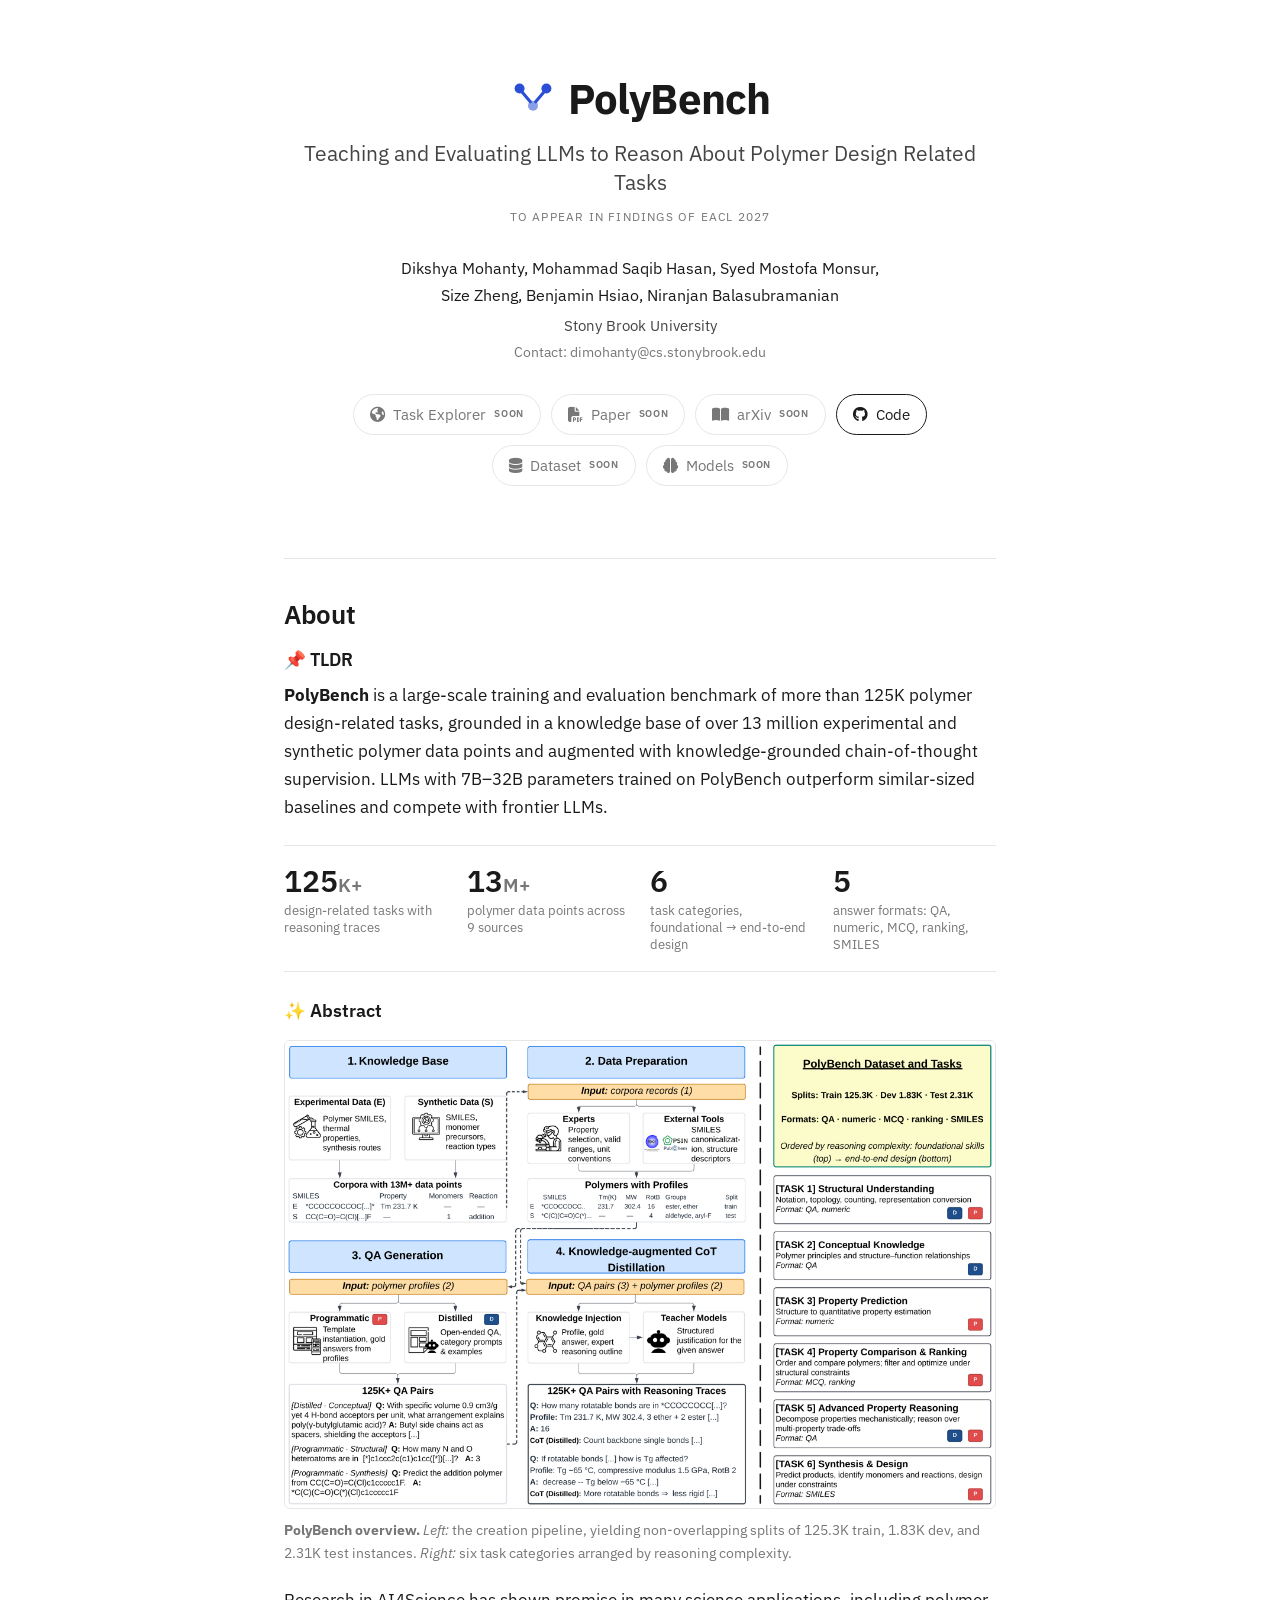
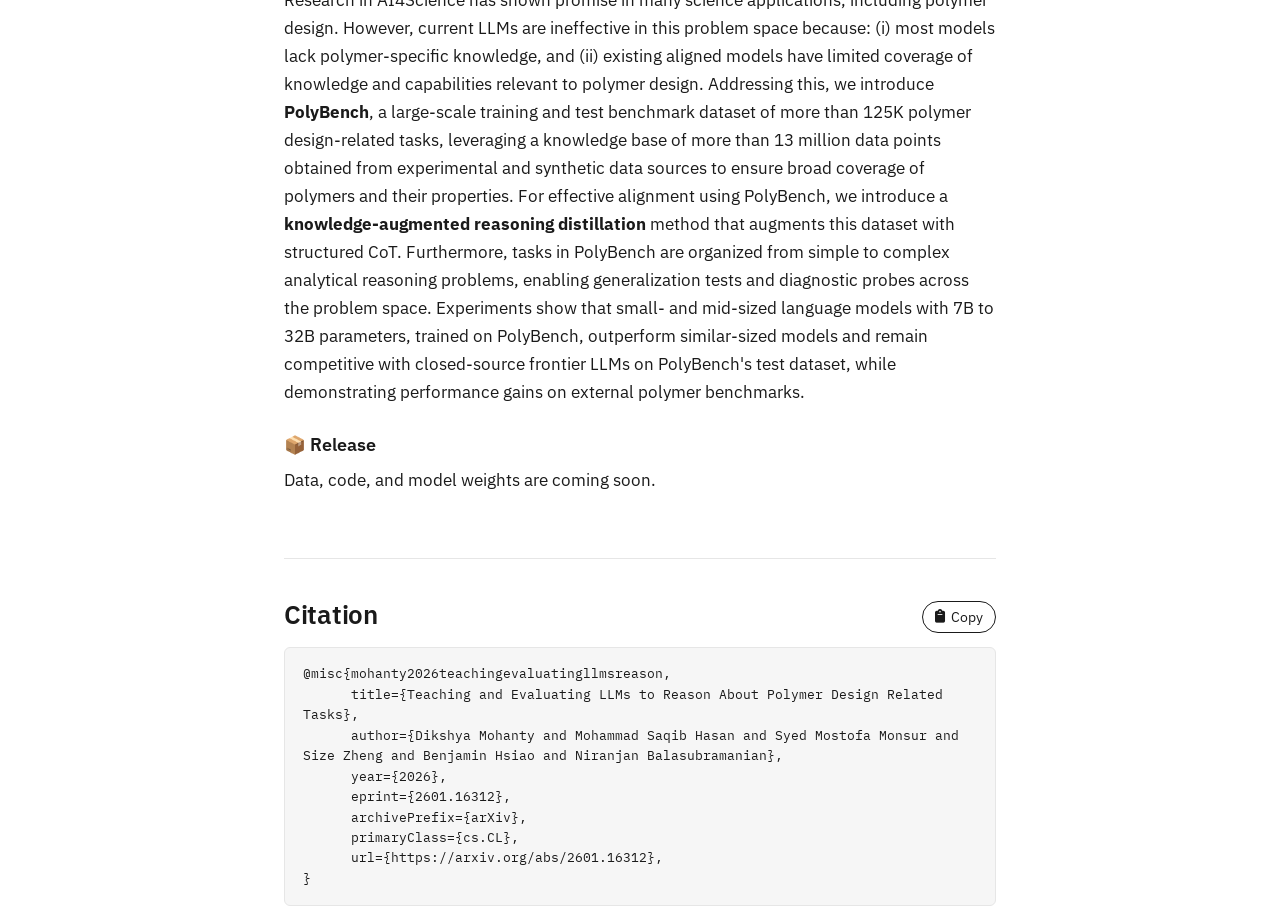
<file: docs/index.html>
<!DOCTYPE html>
<html lang="en">
<head>
<meta charset="utf-8">
<meta name="viewport" content="width=device-width, initial-scale=1">
<title>PolyBench — Teaching and Evaluating LLMs to Reason About Polymer Design</title>
<meta name="description" content="PolyBench is a 125K+ task benchmark for training and evaluating LLMs on polymer design reasoning, built on a knowledge base of 13M+ experimental and synthetic polymer data points with knowledge-augmented chain-of-thought supervision.">
<meta name="author" content="Dikshya Mohanty, Mohammad Saqib Hasan, Syed Mostofa Monsur, Size Zheng, Benjamin Hsiao, Niranjan Balasubramanian">

<meta property="og:type" content="website">
<meta property="og:title" content="PolyBench — Teaching and Evaluating LLMs to Reason About Polymer Design">
<meta property="og:description" content="A 125K+ task benchmark for training and evaluating LLMs on polymer design reasoning. To appear in Findings of EACL 2027.">
<meta property="og:image" content="https://stonybrooknlp.github.io/PolyBench/static/images/overview.png">
<meta name="twitter:card" content="summary_large_image">

<link rel="icon" href="data:image/svg+xml,%3Csvg xmlns='http://www.w3.org/2000/svg' viewBox='0 0 32 32'%3E%3Ctext y='26' font-size='26'%3E%F0%9F%A7%AC%3C/text%3E%3C/svg%3E">
<link rel="preconnect" href="https://fonts.googleapis.com">
<link rel="preconnect" href="https://fonts.gstatic.com" crossorigin>
<link href="https://fonts.googleapis.com/css2?family=IBM+Plex+Mono:wght@400;500&family=IBM+Plex+Sans:wght@400;500;600;700&display=swap" rel="stylesheet">
<link rel="stylesheet" href="https://cdnjs.cloudflare.com/ajax/libs/font-awesome/6.5.2/css/all.min.css">
<link rel="stylesheet" href="static/css/style.css">
</head>
<body>

<!-- ============================ HERO ============================ -->
<header class="hero" id="top">
  <a class="hero__brand" href="#top">
    <svg width="46" height="46" viewBox="0 0 24 24" fill="none" aria-hidden="true">
      <circle cx="5" cy="7" r="2.6" fill="currentColor"/>
      <circle cx="12" cy="16" r="2.6" fill="currentColor" opacity=".55"/>
      <circle cx="19" cy="7" r="2.6" fill="currentColor"/>
      <path d="M6.4 9 10.6 14M13.4 14 17.6 9" stroke="currentColor" stroke-width="1.6" stroke-linecap="round"/>
    </svg>
    <h1>PolyBench</h1>
  </a>
  <p class="hero__sub">Teaching and Evaluating LLMs to Reason About Polymer Design Related Tasks</p>
  <p class="hero__status">To appear in Findings of EACL 2027</p>

  <p class="hero__authors">
    Dikshya Mohanty, Mohammad Saqib Hasan, Syed Mostofa Monsur,<br>
    Size Zheng, Benjamin Hsiao, Niranjan Balasubramanian
  </p>
  <p class="hero__affil">Stony Brook University</p>
  <p class="hero__contact">Contact: dimohanty@cs.stonybrook.edu</p>

  <nav class="linkgrid" aria-label="Project links">
    <span class="lbtn lbtn--soon" aria-disabled="true"><i class="fa-solid fa-earth-americas"></i> Task Explorer <small>Soon</small></span>
    <span class="lbtn lbtn--soon" aria-disabled="true"><i class="fa-solid fa-file-pdf"></i> Paper <small>Soon</small></span>
    <span class="lbtn lbtn--soon" aria-disabled="true"><i class="fa-solid fa-book-open"></i> arXiv <small>Soon</small></span>
    <a class="lbtn" href="https://github.com/StonyBrookNLP/PolyBench"><i class="fa-brands fa-github"></i> Code</a>
    <span class="lbtn lbtn--soon" aria-disabled="true"><i class="fa-solid fa-database"></i> Dataset <small>Soon</small></span>
    <span class="lbtn lbtn--soon" aria-disabled="true"><i class="fa-solid fa-brain"></i> Models <small>Soon</small></span>
  </nav>
</header>

<main class="container">

  <!-- ============================ ABOUT ============================ -->
  <section class="card" id="about">
    <h2>About</h2>

    <div class="bar"><h3>📌 TLDR</h3></div>
    <p>
      <strong>PolyBench</strong> is a large-scale training and evaluation benchmark of more than
      125K polymer design-related tasks, grounded in a knowledge base of over 13 million
      experimental and synthetic polymer data points and augmented with knowledge-grounded
      chain-of-thought supervision. LLMs with 7B&ndash;32B parameters trained on PolyBench
      outperform similar-sized baselines and compete with frontier LLMs.
    </p>

    <div class="stats">
      <div class="stat">
        <div class="stat__n">125<span>K+</span></div>
        <div class="stat__l">design-related tasks with reasoning traces</div>
      </div>
      <div class="stat">
        <div class="stat__n">13<span>M+</span></div>
        <div class="stat__l">polymer data points across 9 sources</div>
      </div>
      <div class="stat">
        <div class="stat__n">6</div>
        <div class="stat__l">task categories, foundational &rarr; end-to-end design</div>
      </div>
      <div class="stat">
        <div class="stat__n">5</div>
        <div class="stat__l">answer formats: QA, numeric, MCQ, ranking, SMILES</div>
      </div>
    </div>

    <div class="bar" id="abstract"><h3>✨ Abstract</h3></div>
    <figure>
      <div class="figframe">
        <img src="static/images/overview.png"
             alt="PolyBench overview. Left: the four-stage creation pipeline from knowledge base through data preparation, QA generation, and knowledge-augmented CoT distillation. Right: the six task categories ordered by reasoning complexity."
             width="2400" height="1578" loading="lazy">
      </div>
      <figcaption>
        <strong>PolyBench overview.</strong> <em>Left:</em> the creation pipeline, yielding
        non-overlapping splits of 125.3K train, 1.83K dev, and 2.31K test instances.
        <em>Right:</em> six task categories arranged by reasoning complexity.
      </figcaption>
    </figure>
    <p>
      Research in AI4Science has shown promise in many science applications, including polymer
      design. However, current LLMs are ineffective in this problem space because: (i) most models
      lack polymer-specific knowledge, and (ii) existing aligned models have limited coverage of
      knowledge and capabilities relevant to polymer design. Addressing this, we introduce
      <strong>PolyBench</strong>, a large-scale training and test benchmark dataset of more than
      125K polymer design-related tasks, leveraging a knowledge base of more than 13 million data
      points obtained from experimental and synthetic data sources to ensure broad coverage of
      polymers and their properties. For effective alignment using PolyBench, we introduce a
      <strong>knowledge-augmented reasoning distillation</strong> method that augments this
      dataset with structured CoT. Furthermore, tasks in PolyBench are organized from simple to
      complex analytical reasoning problems, enabling generalization tests and diagnostic probes
      across the problem space. Experiments show that small- and mid-sized language models with
      7B to 32B parameters, trained on PolyBench, outperform similar-sized models and remain
      competitive with closed-source frontier LLMs on PolyBench's test dataset, while
      demonstrating performance gains on external polymer benchmarks.
    </p>

    <div class="bar" id="release"><h3>📦 Release</h3></div>
    <p>Data, code, and model weights are coming soon.</p>
  </section>

  <!-- ============================ CITATION ============================ -->
  <section class="card" id="cite">
    <div class="card__head">
      <h2>Citation</h2>
      <button class="copy-btn" id="copy-bib" type="button" data-target="bibtex" title="Copy to clipboard">
        <i class="fa-solid fa-clipboard"></i> <span>Copy</span>
      </button>
    </div>
<pre id="bibtex">@misc{mohanty2026teachingevaluatingllmsreason,
      title={Teaching and Evaluating LLMs to Reason About Polymer Design Related Tasks},
      author={Dikshya Mohanty and Mohammad Saqib Hasan and Syed Mostofa Monsur and Size Zheng and Benjamin Hsiao and Niranjan Balasubramanian},
      year={2026},
      eprint={2601.16312},
      archivePrefix={arXiv},
      primaryClass={cs.CL},
      url={https://arxiv.org/abs/2601.16312},
}</pre>
  </section>

</main>


<script src="static/js/main.js"></script>
</body>
</html>
</file>
<file: docs/static/css/style.css>
/* ==========================================================================
   PolyBench — project page
   Plain white, single reading column, one typeface family. No build step.
   ========================================================================== */

:root {
  --bg:      #ffffff;
  --ink:     #1a1a1a;
  --ink-2:   #444444;
  --ink-3:   #777777;
  --line:    #e6e6e6;
  --soft:    #f6f6f6;
  --accent:  #2a4fd6;

  /* example-prompt highlights */
  --prop:  #b8622a;  --prop-soft:  #fdeee2;
  --react: #2a4fd6;  --react-soft: #eaeefc;
  --con:   #0d7a64;  --con-soft:   #e0f3ee;

  --sans: "IBM Plex Sans", -apple-system, BlinkMacSystemFont, "Segoe UI", Helvetica, Arial, sans-serif;
  --mono: "IBM Plex Mono", ui-monospace, SFMono-Regular, Menlo, Consolas, monospace;

  --col: 760px;
  color-scheme: light;
}

*, *::before, *::after { box-sizing: border-box; }
html { scroll-behavior: smooth; }
@media (prefers-reduced-motion: reduce) { html { scroll-behavior: auto; } }

body {
  margin: 0; background: var(--bg); color: var(--ink);
  font-family: var(--sans); font-size: 17px; line-height: 1.65;
  -webkit-font-smoothing: antialiased;
}

a { color: var(--accent); text-underline-offset: 2px; }
a:hover { text-decoration-thickness: 2px; }
p { margin: 0 0 1rem; }
h1, h2, h3, h4 { margin: 0; line-height: 1.25; font-weight: 600; }
sub { font-size: .75em; }

code {
  font-family: var(--mono); font-size: .85em;
  background: var(--soft); border-radius: 4px; padding: .1em .35em;
}

/* ---------- header ---------- */
.hero { max-width: var(--col); margin: 0 auto; padding: 72px 24px 8px; text-align: center; }
.hero p { margin: 0; }

.hero__brand { display: inline-flex; align-items: center; gap: 12px; color: var(--ink); text-decoration: none; }
.hero__brand svg { color: var(--accent); flex: none; }
.hero__brand h1 { font-size: 2.6rem; font-weight: 700; letter-spacing: -.02em; }

.hero__sub     { font-size: 1.3rem; color: var(--ink-2); margin-top: 10px !important; line-height: 1.4; }
.hero__status  { font-size: .75rem; letter-spacing: .1em; text-transform: uppercase; color: var(--ink-3); margin-top: 10px !important; }
.hero__authors { margin-top: 28px !important; font-size: 1.02rem; }
.hero__affil   { color: var(--ink-2); margin-top: 4px !important; font-size: .95rem; }
.hero__contact { color: var(--ink-3); margin-top: 2px !important; font-size: .9rem; }

/* link buttons */
.linkgrid { display: flex; flex-wrap: wrap; justify-content: center; gap: 10px; margin: 30px 0 0; }
.lbtn {
  display: inline-flex; align-items: center; gap: 8px;
  padding: 7px 16px; font-size: .95rem; color: var(--ink); text-decoration: none;
  border: 1px solid var(--ink); border-radius: 999px; background: var(--bg);
  transition: background .12s, color .12s;
}
a.lbtn:hover { background: var(--ink); color: #fff; }
.lbtn small {
  font-size: .62rem; font-weight: 600; letter-spacing: .06em; text-transform: uppercase; color: var(--ink-3);
}
.lbtn--soon { border-color: var(--line); color: var(--ink-3); cursor: default; }

/* ---------- body column ---------- */
.container { max-width: var(--col); margin: 0 auto; padding: 24px 24px 0; }

.card { padding: 40px 0 8px; border-top: 1px solid var(--line); margin-top: 40px; }
.card > h2, .card__head h2 { font-size: 1.6rem; letter-spacing: -.01em; margin-bottom: 4px; }
.card__head { display: flex; justify-content: space-between; align-items: center; margin-bottom: 12px; }

.bar { margin: 28px 0 10px; }
.bar h3 { font-size: 1.1rem; color: var(--ink); }
.card > .bar:first-of-type { margin-top: 18px; }
.card h4 { font-size: 1rem; }

/* ---------- stats ---------- */
.stats { display: grid; grid-template-columns: repeat(4, 1fr); gap: 20px; margin: 24px 0 8px; padding: 18px 0; border-block: 1px solid var(--line); }
.stat__n { font-size: 1.9rem; font-weight: 600; line-height: 1.1; }
.stat__n span { color: var(--ink-3); font-size: 1.2rem; }
.stat__l { font-size: .8rem; color: var(--ink-3); margin-top: 4px; line-height: 1.35; }

/* ---------- figures ---------- */
figure { margin: 18px 0 20px; }
figcaption, .caption { font-size: .88rem; color: var(--ink-3); margin-top: 10px; }
.figframe img { display: block; width: 100%; height: auto; border: 1px solid var(--line); border-radius: 6px; }

/* ---------- example ---------- */
.teaser { display: grid; gap: 0; border: 1px solid var(--line); border-radius: 6px; }
.teaser__col { padding: 18px 20px; }
.teaser__col + .teaser__col { border-top: 1px solid var(--line); background: var(--soft); }
.teaser__label { font-size: .7rem; font-weight: 600; letter-spacing: .1em; text-transform: uppercase; color: var(--ink-3); margin-bottom: 8px; }
.prompt { margin: 0 0 12px !important; line-height: 1.95; }
.hl { padding: 2px 5px; border-radius: 3px; }
.hl--prop  { background: var(--prop-soft);  }
.hl--react { background: var(--react-soft); font-family: var(--mono); font-size: .82em; }
.hl--con   { background: var(--con-soft);   }
.legend { display: flex; flex-wrap: wrap; gap: 6px 16px; font-size: .8rem; color: var(--ink-3); }
.legend span { display: inline-flex; align-items: center; gap: 6px; }
.sw { width: 10px; height: 10px; border-radius: 2px; display: inline-block; }
.sw--prop { background: var(--prop); } .sw--react { background: var(--react); } .sw--con { background: var(--con); }
.steps { margin: 0 0 12px; padding-left: 20px; font-size: .95rem; }
.steps li { margin: 3px 0; }
.answer { font-size: .95rem; }
.smiles { display: block; margin-top: 8px; overflow-x: auto; white-space: nowrap; }

/* ---------- citation ---------- */
.copy-btn {
  display: inline-flex; align-items: center; gap: 6px; font: inherit; font-size: .85rem; cursor: pointer;
  background: var(--bg); color: var(--ink); padding: 4px 12px; border: 1px solid var(--ink); border-radius: 999px;
}
.copy-btn:hover { background: var(--ink); color: #fff; }
pre {
  margin: 0; background: var(--soft); color: var(--ink); border: 1px solid var(--line);
  padding: 16px 18px; border-radius: 6px; overflow-x: auto;
  font-family: var(--mono); font-size: .8rem; line-height: 1.6; white-space: pre-wrap; word-break: break-word;
}

/* ---------- footer ---------- */
.footer { max-width: var(--col); margin: 56px auto 0; padding: 24px 24px 56px; border-top: 1px solid var(--line); font-size: .8rem; color: var(--ink-3); }
.footer p { margin: 0 0 10px; }
.footer a { color: var(--ink-2); }

/* ---------- task explorer ---------- */
.hero--slim { padding: 48px 24px 0; }
.hero--slim .hero__brand h1 { font-size: 1.9rem; }
.hero--slim .hero__sub { font-size: 1.05rem; margin-top: 4px !important; }
.linkgrid--slim { margin-top: 20px; }

.tabs { display: flex; flex-wrap: wrap; gap: 8px; margin: 20px 0 4px; }
.tab {
  font: inherit; font-size: .85rem; cursor: pointer; background: var(--bg); color: var(--ink);
  border: 1px solid var(--line); border-radius: 999px; padding: 5px 13px;
}
.tab:hover { border-color: var(--ink); }
.tab[aria-selected="true"] { background: var(--ink); border-color: var(--ink); color: #fff; }
.panel[hidden] { display: none; }

.qa { border: 1px solid var(--line); border-radius: 6px; padding: 16px 20px; margin: 14px 0; }
.qa p { margin: 6px 0 12px; }
.qa p:last-child { margin-bottom: 0; }
.qa__label { font-size: .7rem; font-weight: 600; letter-spacing: .1em; text-transform: uppercase; color: var(--ink-3); }
.qa__label--a { margin-top: 4px; }
.smiles-inline { font-family: var(--mono); font-size: .76rem; color: var(--react); background: var(--react-soft); word-break: break-all; }
.choices { list-style: none; padding: 0; margin: 8px 0 12px; }
.choices li { margin: 8px 0; padding: 8px 12px; background: var(--soft); border-radius: 6px; font-size: .95rem; }

/* ---------- responsive ---------- */
@media (max-width: 640px) {
  body { font-size: 16px; }
  .hero { padding-top: 44px; }
  .hero__brand h1 { font-size: 2.1rem; }
  .stats { grid-template-columns: repeat(2, 1fr); }
}
</file>
